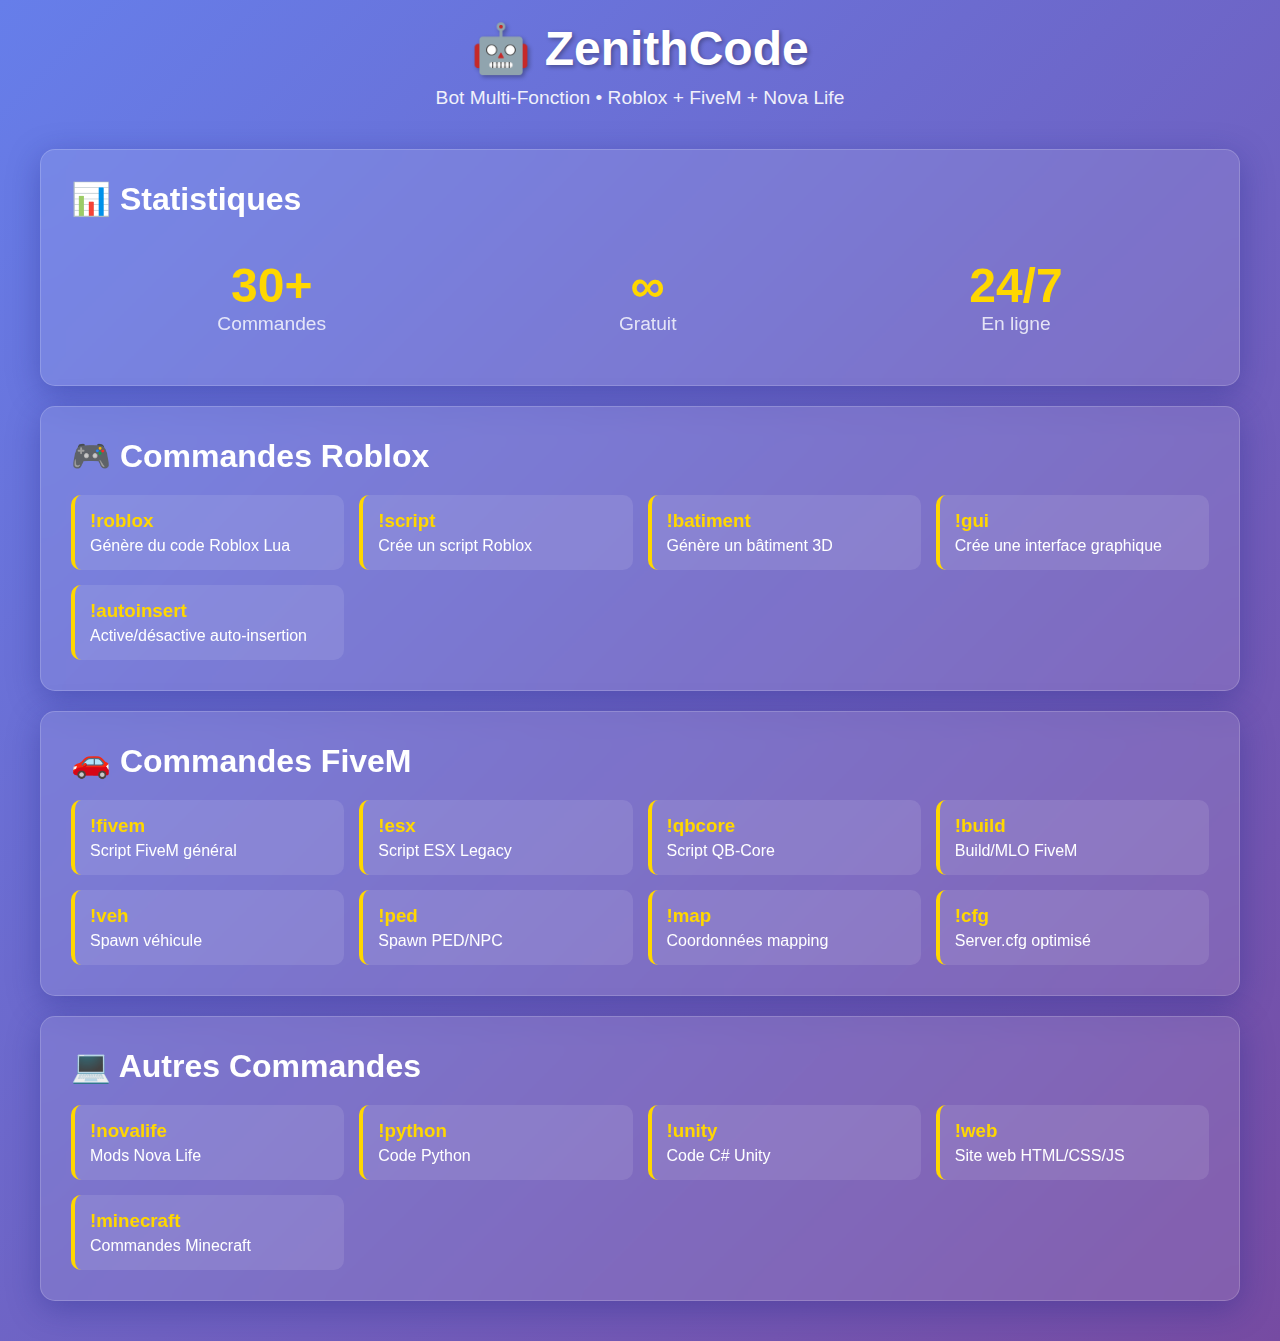
<file: index.html>
<!DOCTYPE html>
    <html>
    <head>
        <title>ZenithCode - Bot Multi-Fonction</title>
        <meta name="viewport" content="width=device-width, initial-scale=1">
        <style>
            * { margin: 0; padding: 0; box-sizing: border-box; }
            body {
                font-family: 'Segoe UI', Tahoma, Geneva, Verdana, sans-serif;
                background: linear-gradient(135deg, #667eea 0%, #764ba2 100%);
                color: white;
                min-height: 100vh;
                padding: 20px;
            }
            .container {
                max-width: 1200px;
                margin: 0 auto;
            }
            h1 {
                text-align: center;
                font-size: 3em;
                margin-bottom: 10px;
                text-shadow: 2px 2px 4px rgba(0,0,0,0.3);
            }
            .subtitle {
                text-align: center;
                font-size: 1.2em;
                margin-bottom: 40px;
                opacity: 0.9;
            }
            .card {
                background: rgba(255, 255, 255, 0.1);
                backdrop-filter: blur(10px);
                border-radius: 15px;
                padding: 30px;
                margin-bottom: 20px;
                box-shadow: 0 8px 32px 0 rgba(31, 38, 135, 0.37);
                border: 1px solid rgba(255, 255, 255, 0.18);
            }
            .card h2 {
                margin-bottom: 20px;
                font-size: 2em;
            }
            .commands {
                display: grid;
                grid-template-columns: repeat(auto-fit, minmax(250px, 1fr));
                gap: 15px;
            }
            .command {
                background: rgba(255, 255, 255, 0.1);
                padding: 15px;
                border-radius: 10px;
                border-left: 4px solid #ffd700;
            }
            .command h3 {
                color: #ffd700;
                margin-bottom: 5px;
            }
            .btn {
                display: inline-block;
                background: #ffd700;
                color: #333;
                padding: 15px 30px;
                border-radius: 25px;
                text-decoration: none;
                font-weight: bold;
                margin: 10px;
                transition: transform 0.3s;
            }
            .btn:hover {
                transform: translateY(-3px);
            }
            .stats {
                display: flex;
                justify-content: space-around;
                flex-wrap: wrap;
                margin-top: 20px;
            }
            .stat {
                text-align: center;
                padding: 20px;
            }
            .stat-number {
                font-size: 3em;
                font-weight: bold;
                color: #ffd700;
            }
            .stat-label {
                font-size: 1.2em;
                opacity: 0.8;
            }
        </style>
    </head>
    <body>
        <div class="container">
            <h1>🤖 ZenithCode</h1>
            <p class="subtitle">Bot Multi-Fonction • Roblox + FiveM + Nova Life</p>
            
            <div class="card">
                <h2>📊 Statistiques</h2>
                <div class="stats">
                    <div class="stat">
                        <div class="stat-number">30+</div>
                        <div class="stat-label">Commandes</div>
                    </div>
                    <div class="stat">
                        <div class="stat-number">∞</div>
                        <div class="stat-label">Gratuit</div>
                    </div>
                    <div class="stat">
                        <div class="stat-number">24/7</div>
                        <div class="stat-label">En ligne</div>
                    </div>
                </div>
            </div>
            
            <div class="card">
                <h2>🎮 Commandes Roblox</h2>
                <div class="commands">
                    <div class="command">
                        <h3>!roblox</h3>
                        <p>Génère du code Roblox Lua</p>
                    </div>
                    <div class="command">
                        <h3>!script</h3>
                        <p>Crée un script Roblox</p>
                    </div>
                    <div class="command">
                        <h3>!batiment</h3>
                        <p>Génère un bâtiment 3D</p>
                    </div>
                    <div class="command">
                        <h3>!gui</h3>
                        <p>Crée une interface graphique</p>
                    </div>
                    <div class="command">
                        <h3>!autoinsert</h3>
                        <p>Active/désactive auto-insertion</p>
                    </div>
                </div>
            </div>
            
            <div class="card">
                <h2>🚗 Commandes FiveM</h2>
                <div class="commands">
                    <div class="command">
                        <h3>!fivem</h3>
                        <p>Script FiveM général</p>
                    </div>
                    <div class="command">
                        <h3>!esx</h3>
                        <p>Script ESX Legacy</p>
                    </div>
                    <div class="command">
                        <h3>!qbcore</h3>
                        <p>Script QB-Core</p>
                    </div>
                    <div class="command">
                        <h3>!build</h3>
                        <p>Build/MLO FiveM</p>
                    </div>
                    <div class="command">
                        <h3>!veh</h3>
                        <p>Spawn véhicule</p>
                    </div>
                    <div class="command">
                        <h3>!ped</h3>
                        <p>Spawn PED/NPC</p>
                    </div>
                    <div class="command">
                        <h3>!map</h3>
                        <p>Coordonnées mapping</p>
                    </div>
                    <div class="command">
                        <h3>!cfg</h3>
                        <p>Server.cfg optimisé</p>
                    </div>
                </div>
            </div>
            
            <div class="card">
                <h2>💻 Autres Commandes</h2>
                <div class="commands">
                    <div class="command">
                        <h3>!novalife</h3>
                        <p>Mods Nova Life</p>
                    </div>
                    <div class="command">
                        <h3>!python</h3>
                        <p>Code Python</p>
                    </div>
                    <div class="command">
                        <h3>!unity</h3>
                        <p>Code C# Unity</p>
                    </div>
                    <div class="command">
                        <h3>!web</h3>
                        <p>Site web HTML/CSS/JS</p>
                    </div>
                    <div class="command">
                        <h3>!minecraft</h3>
                        <p>Commandes Minecraft</p>
                    </div>
                </div>
            </div>
</file>
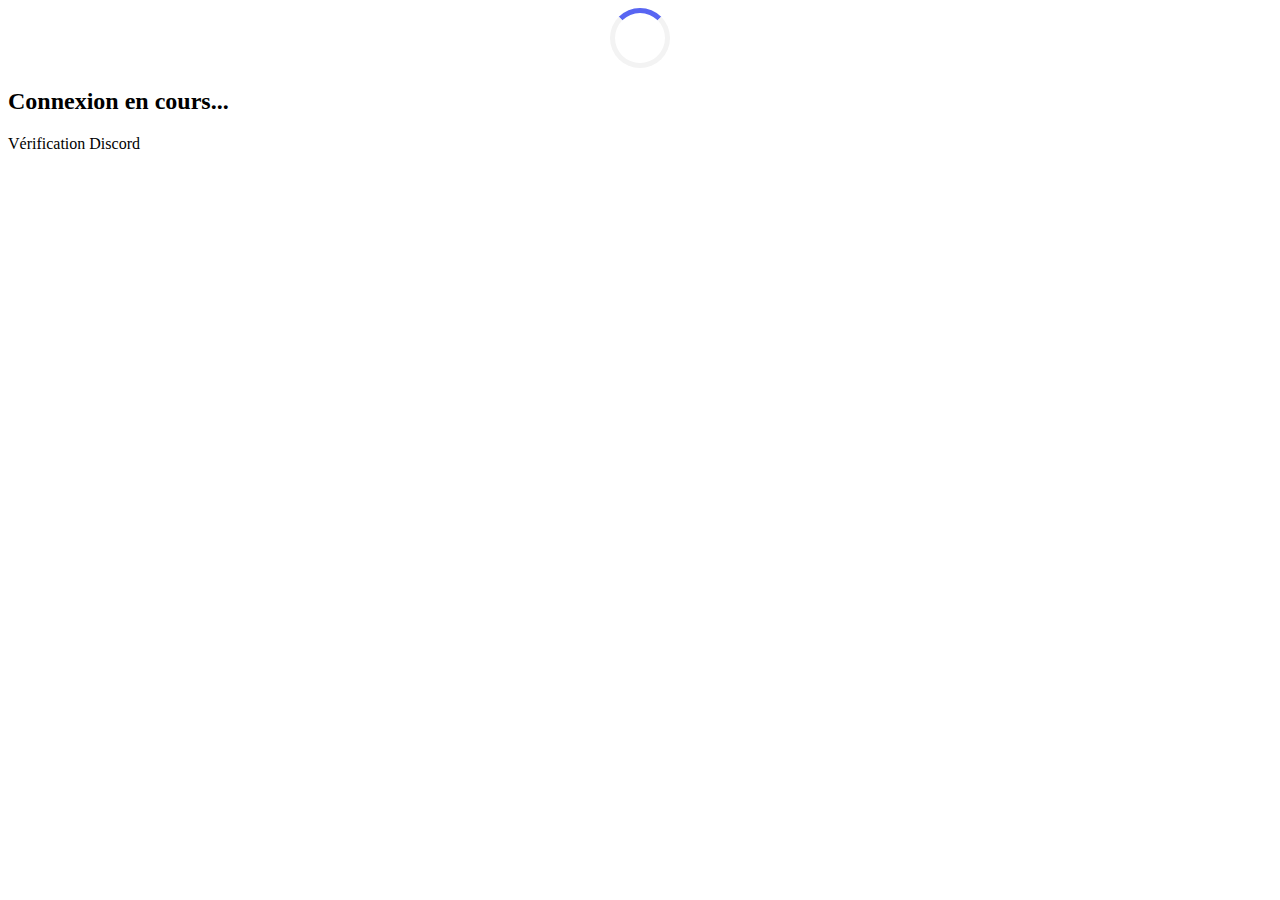
<file: callback.html>
<!DOCTYPE html>
<html lang="fr">
<head>
    <meta charset="UTF-8">
    <meta name="viewport" content="width=device-width, initial-scale=1.0">
    <title>Connexion - ZenithCode</title>
    <link rel="stylesheet" href="style.css">
</head>
<body>
    <div class="login-container">
        <div class="login-box">
            <div class="loading-spinner"></div>
            <h2>Connexion en cours...</h2>
            <p id="status">Vérification Discord</p>
        </div>
    </div>

    <style>
        .loading-spinner {
            width: 50px;
            height: 50px;
            border: 5px solid #f3f3f3;
            border-top: 5px solid #5865F2;
            border-radius: 50%;
            animation: spin 1s linear infinite;
            margin: 0 auto 1rem;
        }

        @keyframes spin {
            0% { transform: rotate(0deg); }
            100% { transform: rotate(360deg); }
        }
    </style>

    <script>
        // Mode démo - redirige direct au dashboard
        setTimeout(() => {
            window.location.href = 'dashboard.html';
        }, 1000);
    </script>
</body>
</html>
</file>
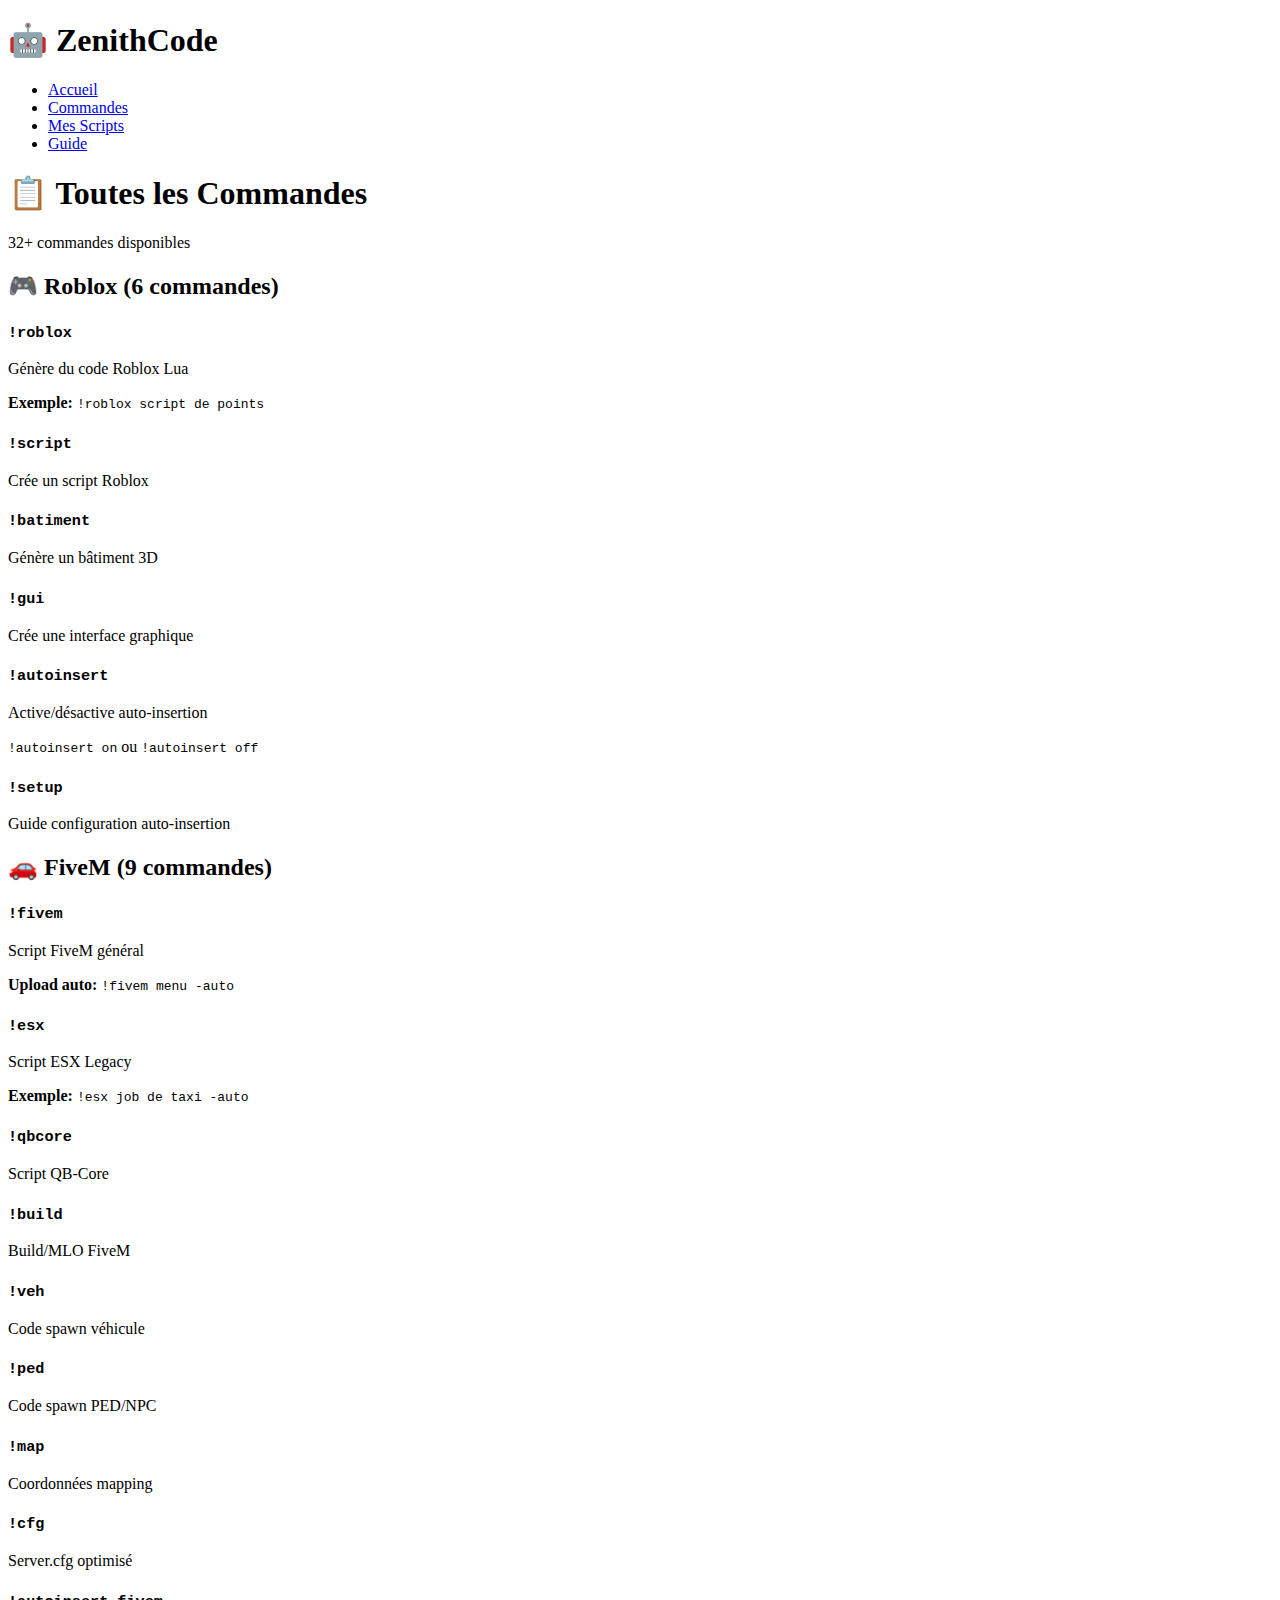
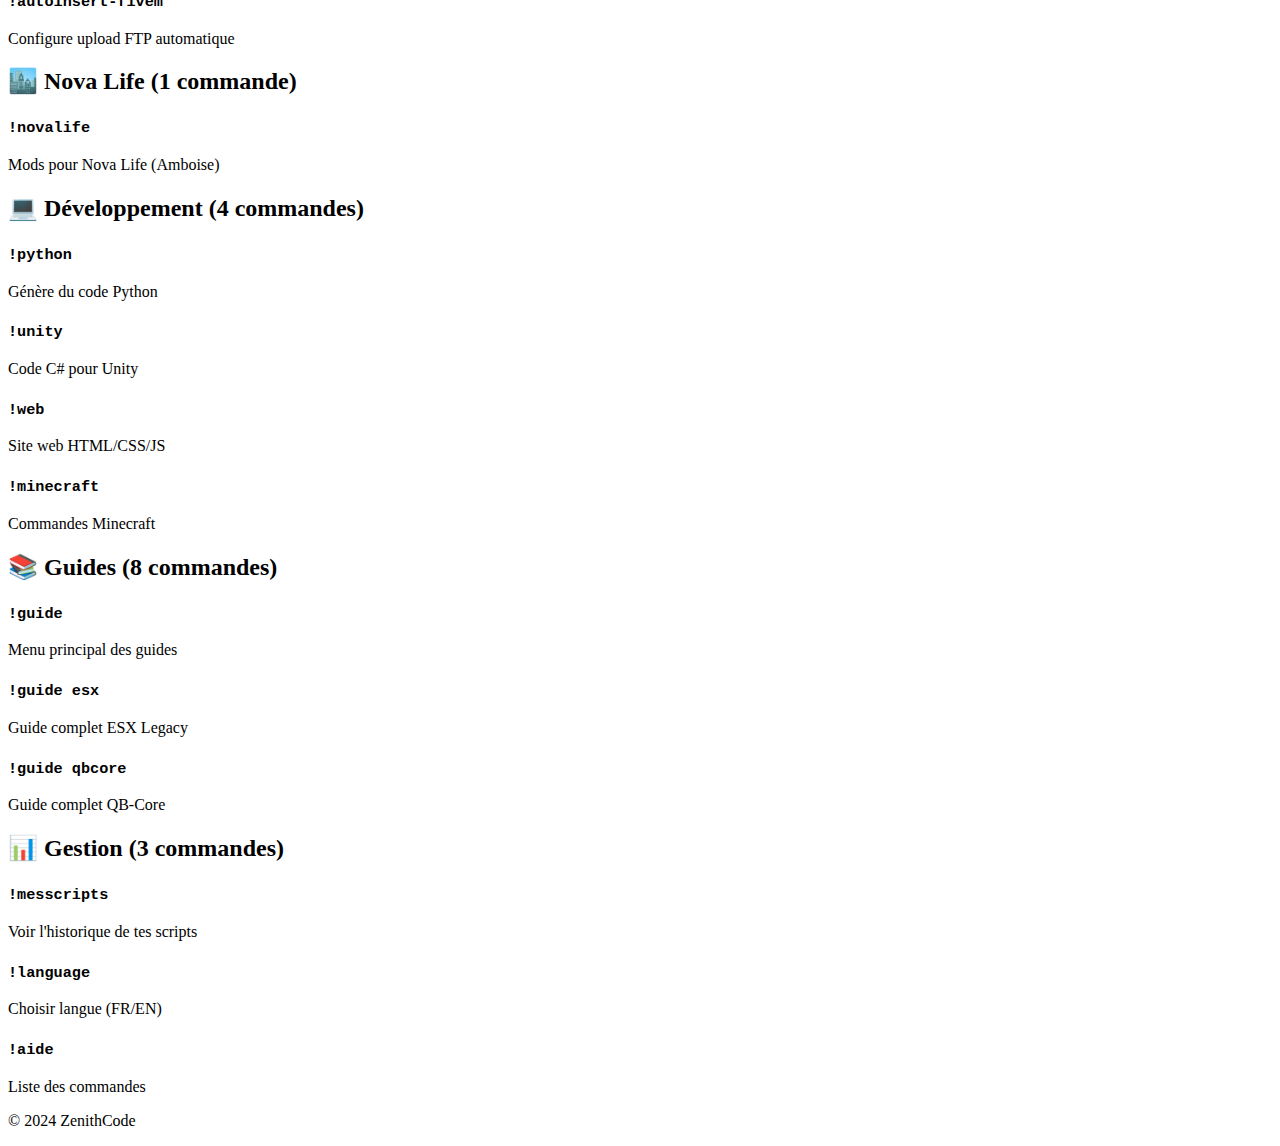
<file: commandes.html>
<!DOCTYPE html>
<html lang="fr">
<head>
    <meta charset="UTF-8">
    <meta name="viewport" content="width=device-width, initial-scale=1.0">
    <title>Commandes - ZenithCode</title>
    <link rel="stylesheet" href="style.css">
</head>
<body>
    <nav class="navbar">
        <div class="container">
            <div class="logo"><h1>🤖 ZenithCode</h1></div>
            <ul class="nav-links">
                <li><a href="index.html">Accueil</a></li>
                <li><a href="commandes.html" class="active">Commandes</a></li>
                <li><a href="mes-scripts.html">Mes Scripts</a></li>
                <li><a href="guide.html">Guide</a></li>
            </ul>
        </div>
    </nav>

    <section class="page-header">
        <div class="container">
            <h1>📋 Toutes les Commandes</h1>
            <p>32+ commandes disponibles</p>
        </div>
    </section>

    <section class="commands-page">
        <div class="container">
            <div class="category">
                <h2>🎮 Roblox (6 commandes)</h2>
                <div class="command-item">
                    <h3><code>!roblox</code></h3>
                    <p>Génère du code Roblox Lua</p>
                    <p><strong>Exemple:</strong> <code>!roblox script de points</code></p>
                </div>
                <div class="command-item">
                    <h3><code>!script</code></h3>
                    <p>Crée un script Roblox</p>
                </div>
                <div class="command-item">
                    <h3><code>!batiment</code></h3>
                    <p>Génère un bâtiment 3D</p>
                </div>
                <div class="command-item">
                    <h3><code>!gui</code></h3>
                    <p>Crée une interface graphique</p>
                </div>
                <div class="command-item">
                    <h3><code>!autoinsert</code></h3>
                    <p>Active/désactive auto-insertion</p>
                    <p><code>!autoinsert on</code> ou <code>!autoinsert off</code></p>
                </div>
                <div class="command-item">
                    <h3><code>!setup</code></h3>
                    <p>Guide configuration auto-insertion</p>
                </div>
            </div>

            <div class="category">
                <h2>🚗 FiveM (9 commandes)</h2>
                <div class="command-item">
                    <h3><code>!fivem</code></h3>
                    <p>Script FiveM général</p>
                    <p><strong>Upload auto:</strong> <code>!fivem menu -auto</code></p>
                </div>
                <div class="command-item">
                    <h3><code>!esx</code></h3>
                    <p>Script ESX Legacy</p>
                    <p><strong>Exemple:</strong> <code>!esx job de taxi -auto</code></p>
                </div>
                <div class="command-item">
                    <h3><code>!qbcore</code></h3>
                    <p>Script QB-Core</p>
                </div>
                <div class="command-item">
                    <h3><code>!build</code></h3>
                    <p>Build/MLO FiveM</p>
                </div>
                <div class="command-item">
                    <h3><code>!veh</code></h3>
                    <p>Code spawn véhicule</p>
                </div>
                <div class="command-item">
                    <h3><code>!ped</code></h3>
                    <p>Code spawn PED/NPC</p>
                </div>
                <div class="command-item">
                    <h3><code>!map</code></h3>
                    <p>Coordonnées mapping</p>
                </div>
                <div class="command-item">
                    <h3><code>!cfg</code></h3>
                    <p>Server.cfg optimisé</p>
                </div>
                <div class="command-item">
                    <h3><code>!autoinsert-fivem</code></h3>
                    <p>Configure upload FTP automatique</p>
                </div>
            </div>

            <div class="category">
                <h2>🏙️ Nova Life (1 commande)</h2>
                <div class="command-item">
                    <h3><code>!novalife</code></h3>
                    <p>Mods pour Nova Life (Amboise)</p>
                </div>
            </div>

            <div class="category">
                <h2>💻 Développement (4 commandes)</h2>
                <div class="command-item">
                    <h3><code>!python</code></h3>
                    <p>Génère du code Python</p>
                </div>
                <div class="command-item">
                    <h3><code>!unity</code></h3>
                    <p>Code C# pour Unity</p>
                </div>
                <div class="command-item">
                    <h3><code>!web</code></h3>
                    <p>Site web HTML/CSS/JS</p>
                </div>
                <div class="command-item">
                    <h3><code>!minecraft</code></h3>
                    <p>Commandes Minecraft</p>
                </div>
            </div>

            <div class="category">
                <h2>📚 Guides (8 commandes)</h2>
                <div class="command-item">
                    <h3><code>!guide</code></h3>
                    <p>Menu principal des guides</p>
                </div>
                <div class="command-item">
                    <h3><code>!guide esx</code></h3>
                    <p>Guide complet ESX Legacy</p>
                </div>
                <div class="command-item">
                    <h3><code>!guide qbcore</code></h3>
                    <p>Guide complet QB-Core</p>
                </div>
            </div>

            <div class="category">
                <h2>📊 Gestion (3 commandes)</h2>
                <div class="command-item">
                    <h3><code>!messcripts</code></h3>
                    <p>Voir l'historique de tes scripts</p>
                </div>
                <div class="command-item">
                    <h3><code>!language</code></h3>
                    <p>Choisir langue (FR/EN)</p>
                </div>
                <div class="command-item">
                    <h3><code>!aide</code></h3>
                    <p>Liste des commandes</p>
                </div>
            </div>
        </div>
    </section>

    <footer class="footer">
        <div class="container">
            <p>&copy; 2024 ZenithCode</p>
        </div>
    </footer>
    <script src="script.js"></script>
</body>
</html>
</file>
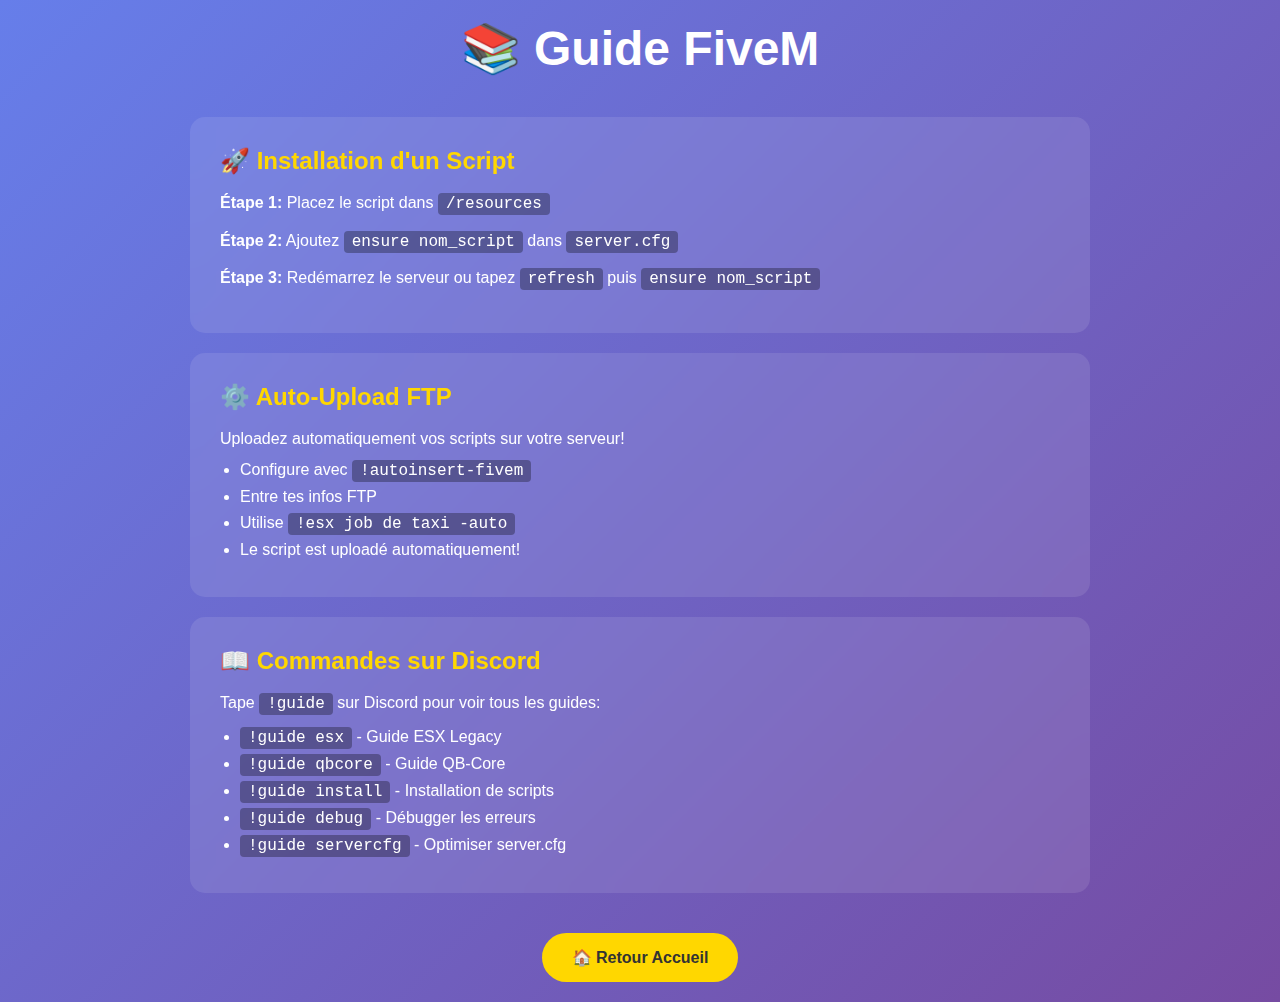
<file: guide.html>
<!DOCTYPE html>
    <html>
    <head>
        <title>Guide FiveM - ZenithCode</title>
        <meta name="viewport" content="width=device-width, initial-scale=1">
        <style>
            * { margin: 0; padding: 0; box-sizing: border-box; }
            body {
                font-family: 'Segoe UI', Tahoma, Geneva, Verdana, sans-serif;
                background: linear-gradient(135deg, #667eea 0%, #764ba2 100%);
                color: white;
                padding: 20px;
            }
            .container { max-width: 900px; margin: 0 auto; }
            h1 { text-align: center; font-size: 3em; margin-bottom: 40px; }
            .card {
                background: rgba(255, 255, 255, 0.1);
                backdrop-filter: blur(10px);
                border-radius: 15px;
                padding: 30px;
                margin-bottom: 20px;
            }
            .card h2 { color: #ffd700; margin-bottom: 15px; }
            .card p { line-height: 1.6; margin-bottom: 10px; }
            .card ul { margin-left: 20px; }
            .card li { margin-bottom: 8px; }
            code {
                background: rgba(0, 0, 0, 0.3);
                padding: 2px 8px;
                border-radius: 4px;
                font-family: 'Courier New', monospace;
            }
            a { color: #ffd700; text-decoration: none; }
            .btn {
                display: inline-block;
                background: #ffd700;
                color: #333;
                padding: 15px 30px;
                border-radius: 25px;
                text-decoration: none;
                font-weight: bold;
                margin-top: 20px;
            }
        </style>
    </head>
    <body>
        <div class="container">
            <h1>📚 Guide FiveM</h1>
            
            <div class="card">
                <h2>🚀 Installation d'un Script</h2>
                <p><strong>Étape 1:</strong> Placez le script dans <code>/resources</code></p>
                <p><strong>Étape 2:</strong> Ajoutez <code>ensure nom_script</code> dans <code>server.cfg</code></p>
                <p><strong>Étape 3:</strong> Redémarrez le serveur ou tapez <code>refresh</code> puis <code>ensure nom_script</code></p>
            </div>
            
            <div class="card">
                <h2>⚙️ Auto-Upload FTP</h2>
                <p>Uploadez automatiquement vos scripts sur votre serveur!</p>
                <ul>
                    <li>Configure avec <code>!autoinsert-fivem</code></li>
                    <li>Entre tes infos FTP</li>
                    <li>Utilise <code>!esx job de taxi -auto</code></li>
                    <li>Le script est uploadé automatiquement!</li>
                </ul>
            </div>
            
            <div class="card">
                <h2>📖 Commandes sur Discord</h2>
                <p>Tape <code>!guide</code> sur Discord pour voir tous les guides:</p>
                <ul>
                    <li><code>!guide esx</code> - Guide ESX Legacy</li>
                    <li><code>!guide qbcore</code> - Guide QB-Core</li>
                    <li><code>!guide install</code> - Installation de scripts</li>
                    <li><code>!guide debug</code> - Débugger les erreurs</li>
                    <li><code>!guide servercfg</code> - Optimiser server.cfg</li>
                </ul>
            </div>
            
            <div style="text-align: center;">
                <a href="/" class="btn">🏠 Retour Accueil</a>
            </div>
        </div>
    </body>
    </html>
</file>
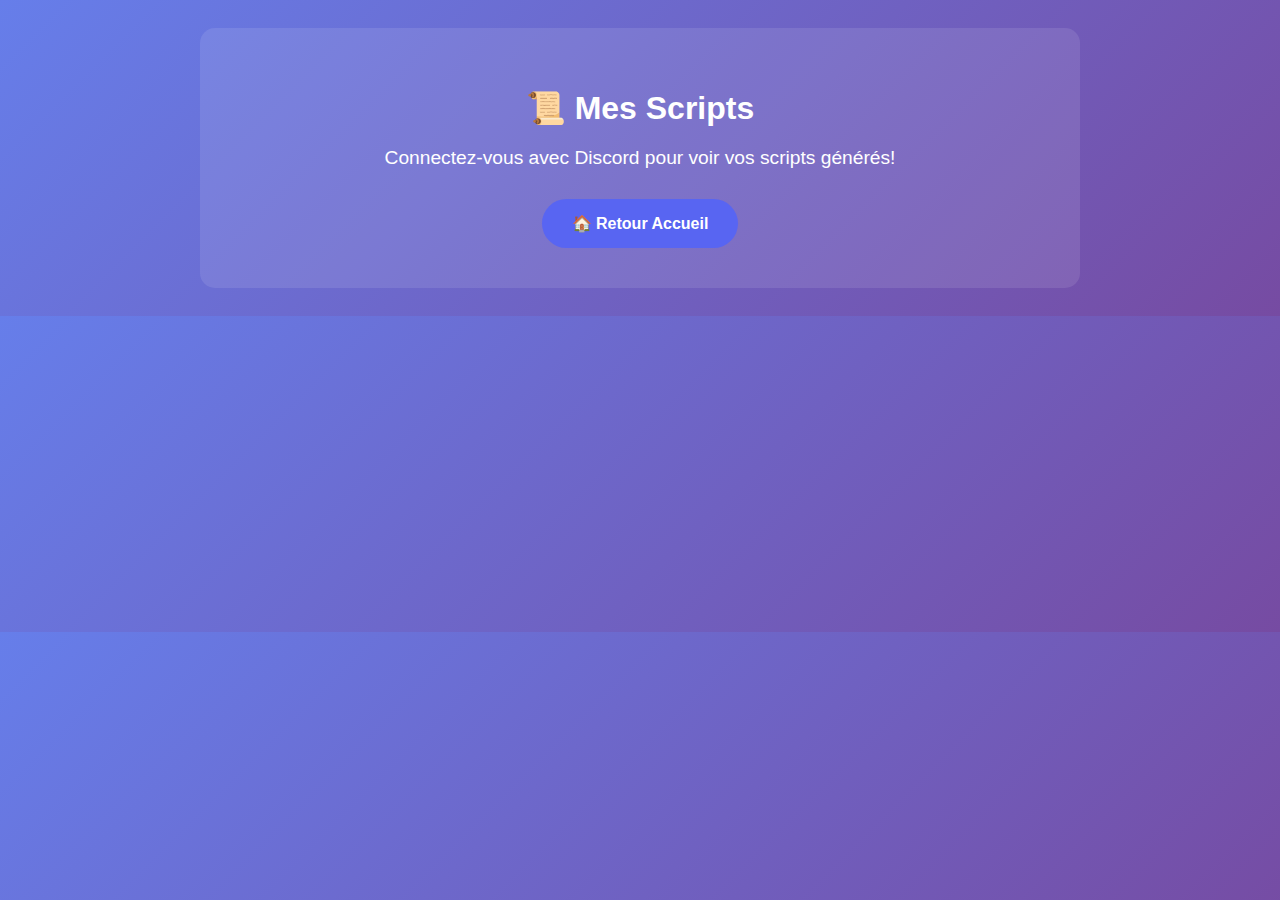
<file: mes-script.html>
<!DOCTYPE html>
    <html>
    <head>
        <title>Mes Scripts - ZenithCode</title>
        <style>
            body {
                font-family: Arial, sans-serif;
                background: linear-gradient(135deg, #667eea 0%, #764ba2 100%);
                color: white;
                padding: 20px;
                text-align: center;
            }
            .container {
                max-width: 800px;
                margin: 0 auto;
                background: rgba(255, 255, 255, 0.1);
                padding: 40px;
                border-radius: 15px;
            }
            h1 { margin-bottom: 20px; }
            p { font-size: 1.2em; margin-bottom: 30px; }
            .btn {
                display: inline-block;
                background: #5865F2;
                color: white;
                padding: 15px 30px;
                border-radius: 25px;
                text-decoration: none;
                font-weight: bold;
            }
        </style>
    </head>
    <body>
        <div class="container">
            <h1>📜 Mes Scripts</h1>
            <p>Connectez-vous avec Discord pour voir vos scripts générés!</p>
            <a href="/" class="btn">🏠 Retour Accueil</a>
        </div>
    </body>
    </html>
</file>
<file: style.css>

</file>
